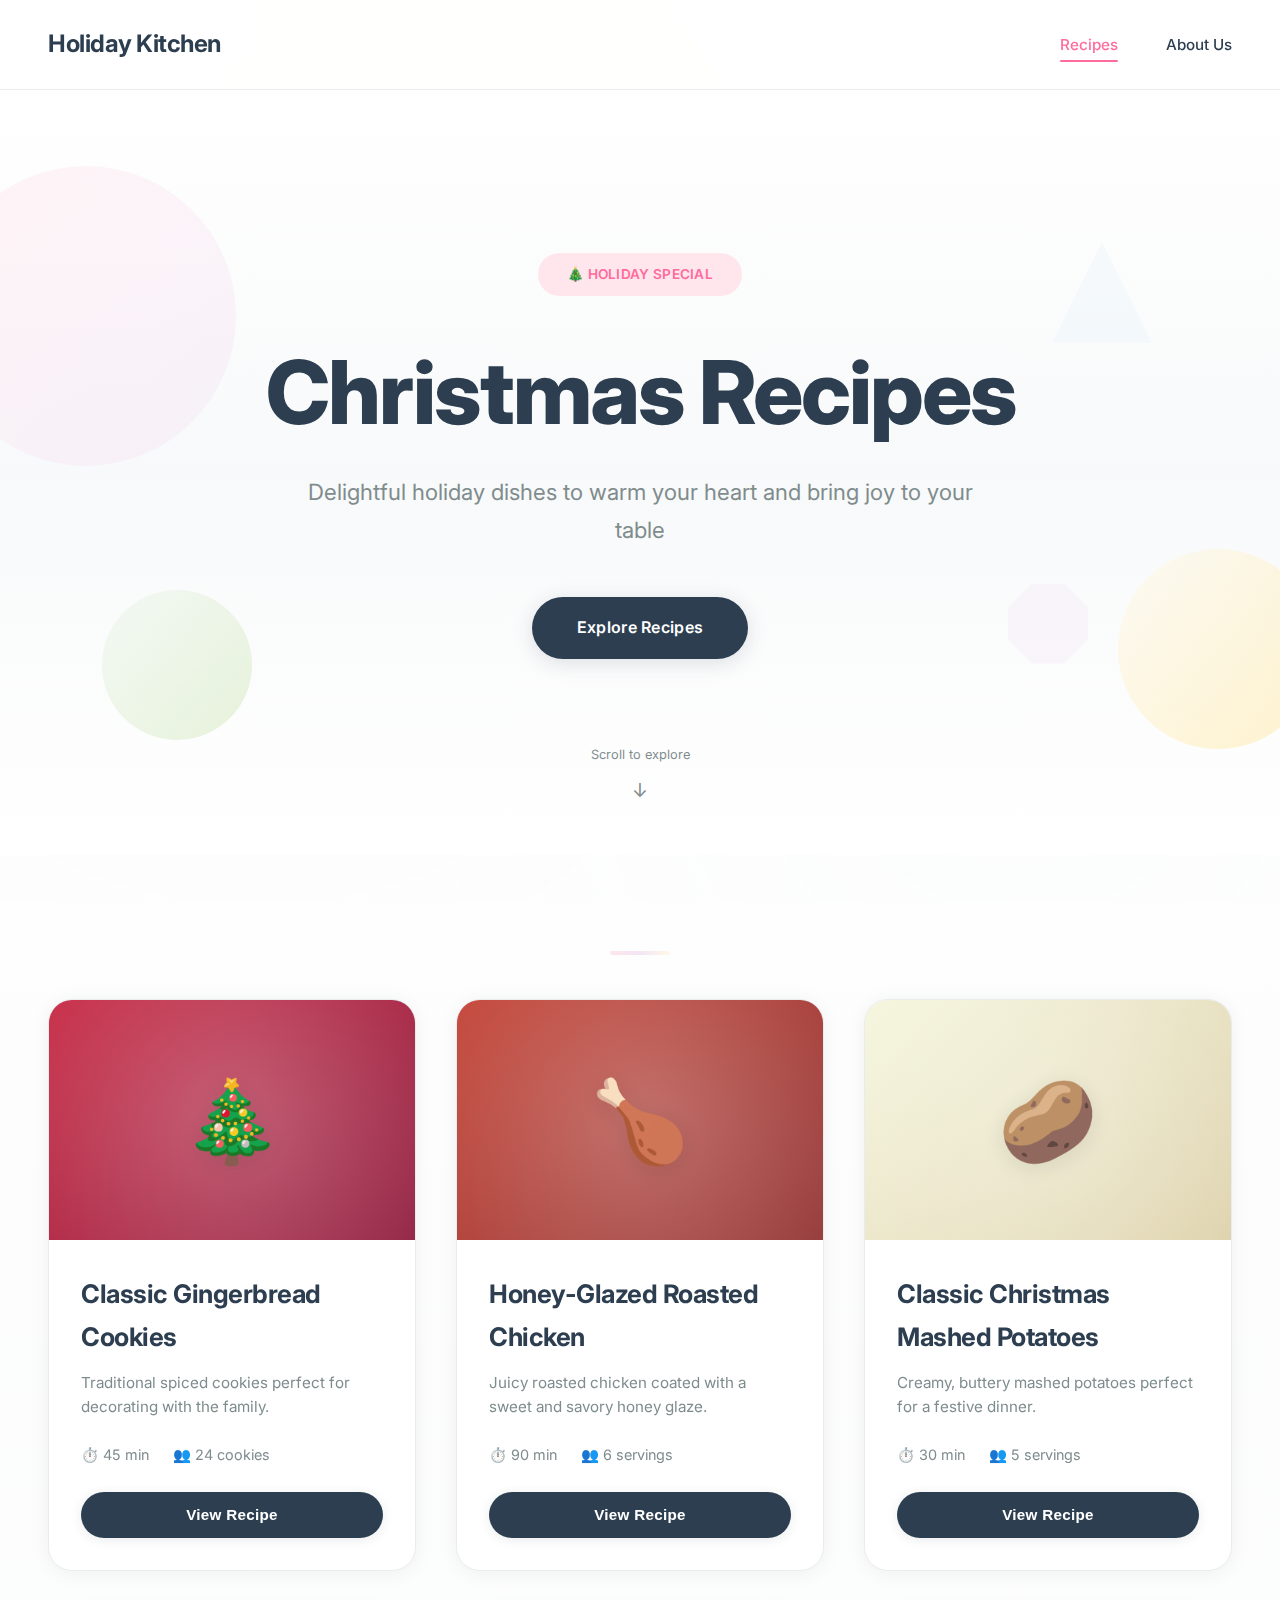
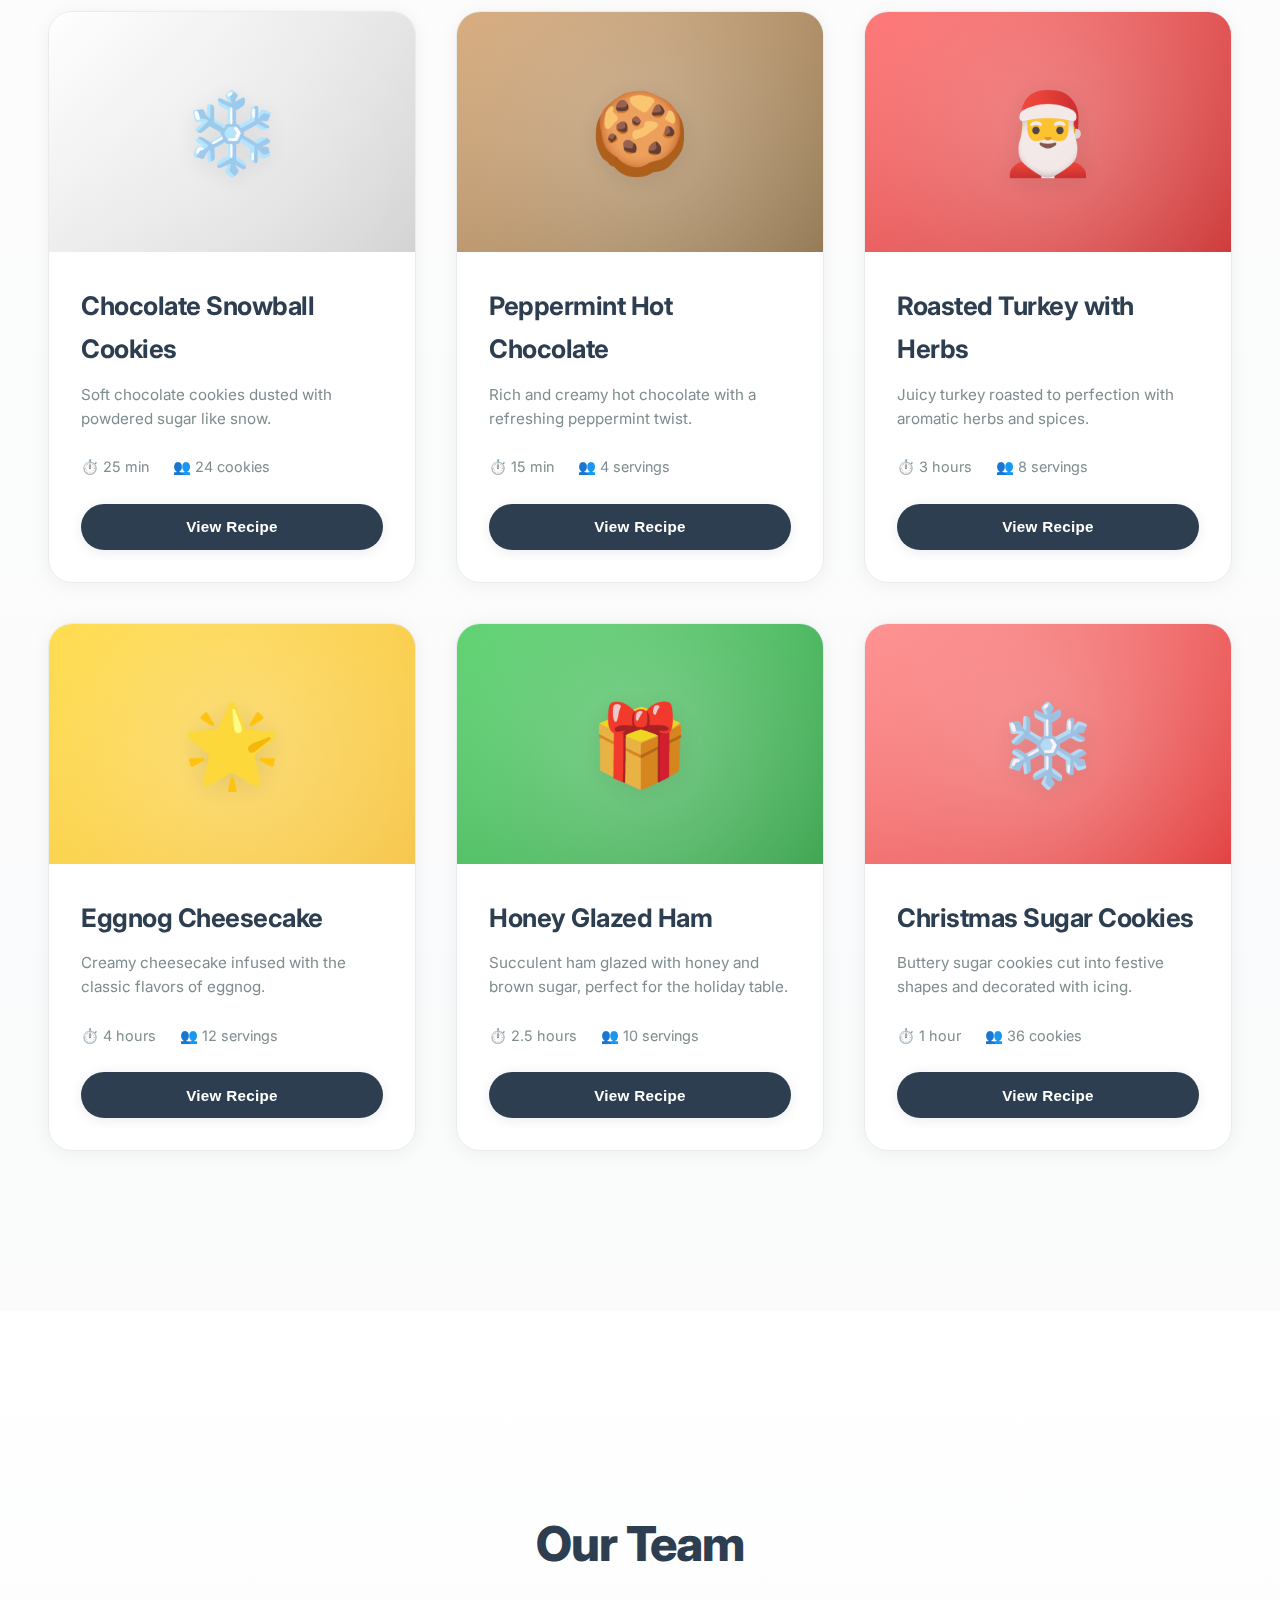
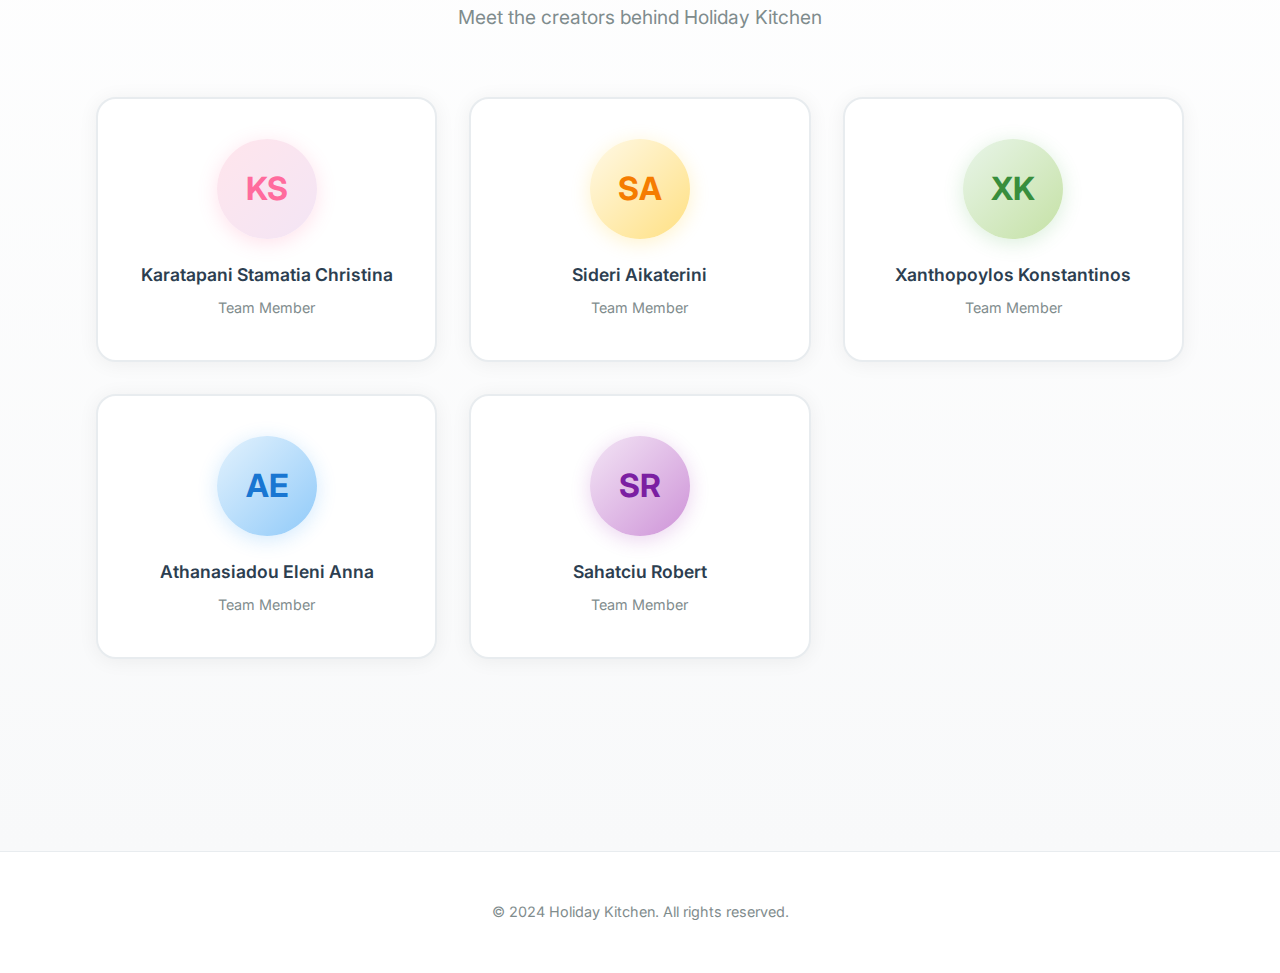
<file: WebDevProject/index.html>
<!DOCTYPE html>
<html lang="en">
<head>
    <meta charset="UTF-8">
    <meta name="viewport" content="width=device-width, initial-scale=1.0">
    <title>Christmas Recipes - Holiday Kitchen</title>
    <link rel="preconnect" href="https://fonts.googleapis.com">
    <link rel="preconnect" href="https://fonts.gstatic.com" crossorigin>
    <link href="https://fonts.googleapis.com/css2?family=Inter:wght@300;400;500;600;700;800&display=swap" rel="stylesheet">
    <link rel="stylesheet" href="styles.css">
</head>
<body>
    <nav class="navbar">
        <div class="nav-container">
            <a href="index.html" class="logo">Holiday Kitchen</a>
            <ul class="nav-menu">
                <li><a href="index.html" class="active">Recipes</a></li>
                <li><a href="about.html">About Us</a></li>
            </ul>
        </div>
    </nav>

    <header class="hero">
        <div class="hero-decorations">
            <div class="decoration-circle decoration-1"></div>
            <div class="decoration-circle decoration-2"></div>
            <div class="decoration-circle decoration-3"></div>
            <div class="decoration-shape decoration-4"></div>
            <div class="decoration-shape decoration-5"></div>
        </div>
        <div class="hero-content">
            <div class="hero-badge">🎄 Holiday Special</div>
            <h1 class="hero-title">Christmas Recipes</h1>
            <p class="hero-subtitle">Delightful holiday dishes to warm your heart and bring joy to your table</p>
            <div class="hero-cta">
                <a href="#recipes" class="cta-button">Explore Recipes</a>
            </div>
        </div>
        <div class="hero-scroll-indicator">
            <span>Scroll to explore</span>
            <div class="scroll-arrow">↓</div>
        </div>
    </header>

    <main class="container">
        <section id="recipes" class="recipes-grid">
            <article class="recipe-card">
                <div class="recipe-image" style="background: linear-gradient(135deg, #c41e3a 0%, #8b1538 100%);">
                    <span class="recipe-icon">🎄</span>
                </div>
                <div class="recipe-content">
                    <h2>Classic Gingerbread Cookies</h2>
                    <p class="recipe-description">Traditional spiced cookies perfect for decorating with the family.</p>
                    <div class="recipe-details">
                        <span class="detail-item">⏱️ 45 min</span>
                        <span class="detail-item">👥 24 cookies</span>
                    </div>
                    <button class="recipe-btn" onclick="showRecipe('gingerbread')">View Recipe</button>
                </div>
            </article>

            <article class="recipe-card">
                <div class="recipe-image" style="background: linear-gradient(135deg, #c0392b 0%, #8e2c2c 100%);">
                      <span class="recipe-icon">🍗</span>
                 </div>
                <div class="recipe-content">
                    <h2>Honey-Glazed Roasted Chicken</h2>
                    <p class="recipe-description">Juicy roasted chicken coated with a sweet and savory honey glaze.</p>
                    <div class="recipe-details">
                        <span class="detail-item">⏱️ 90 min</span>
                        <span class="detail-item">👥 6 servings</span>
                    </div>
                    <button class="recipe-btn" onclick="showRecipe('roastedchicken')">View Recipe</button>
                </div>
            </article>

            <article class="recipe-card">
                <div class="recipe-image" style="background: linear-gradient(135deg, #f5f5dc 0%, #dcd0a8 100%);">
                    <span class="recipe-icon">🥔</span>
                </div>
                <div class="recipe-content">
                    <h2>Classic Christmas Mashed Potatoes</h2>
                    <p class="recipe-description">Creamy, buttery mashed potatoes perfect for a festive dinner.</p>
                    <div class="recipe-details">
                        <span class="detail-item">⏱️ 30 min</span>
                        <span class="detail-item">👥 5 servings</span>
                    </div>
                    <button class="recipe-btn" onclick="showRecipe('mashedpotatoes')">View Recipe</button>
                </div>
            </article>

            <article class="recipe-card">
                <div class="recipe-image" style="background: linear-gradient(135deg, #ffffff 0%, #cfcfcf 100%);">
                    <span class="recipe-icon">❄️</span>
                </div>
                <div class="recipe-content">
                    <h2>Chocolate Snowball Cookies</h2>
                    <p class="recipe-description">Soft chocolate cookies dusted with powdered sugar like snow.</p>
                    <div class="recipe-details">
                        <span class="detail-item">⏱️ 25 min</span>
                        <span class="detail-item">👥 24 cookies</span>
                    </div>
                    <button class="recipe-btn" onclick="showRecipe('snowballcookies')">View Recipe</button>
                </div>
            </article>

             <article class="recipe-card">
                <div class="recipe-image" style="background: linear-gradient(135deg, #d4a574 0%, #8b6f47 100%);">
                    <span class="recipe-icon">🍪</span>
                </div>
                <div class="recipe-content">
                    <h2>Peppermint Hot Chocolate</h2>
                    <p class="recipe-description">Rich and creamy hot chocolate with a refreshing peppermint twist.</p>
                    <div class="recipe-details">
                        <span class="detail-item">⏱️ 15 min</span>
                        <span class="detail-item">👥 4 servings</span>
                    </div>
                    <button class="recipe-btn" onclick="showRecipe('hotchocolate')">View Recipe</button>
                </div>
            </article>

            <article class="recipe-card">
                <div class="recipe-image" style="background: linear-gradient(135deg, #ff6b6b 0%, #c92a2a 100%);">
                    <span class="recipe-icon">🎅</span>
                </div>
                <div class="recipe-content">
                    <h2>Roasted Turkey with Herbs</h2>
                    <p class="recipe-description">Juicy turkey roasted to perfection with aromatic herbs and spices.</p>
                    <div class="recipe-details">
                        <span class="detail-item">⏱️ 3 hours</span>
                        <span class="detail-item">👥 8 servings</span>
                    </div>
                    <button class="recipe-btn" onclick="showRecipe('turkey')">View Recipe</button>
                </div>
            </article>

            <article class="recipe-card">
                <div class="recipe-image" style="background: linear-gradient(135deg, #ffd93d 0%, #f6c23e 100%);">
                    <span class="recipe-icon">🌟</span>
                </div>
                <div class="recipe-content">
                    <h2>Eggnog Cheesecake</h2>
                    <p class="recipe-description">Creamy cheesecake infused with the classic flavors of eggnog.</p>
                    <div class="recipe-details">
                        <span class="detail-item">⏱️ 4 hours</span>
                        <span class="detail-item">👥 12 servings</span>
                    </div>
                    <button class="recipe-btn" onclick="showRecipe('cheesecake')">View Recipe</button>
                </div>
            </article>

            <article class="recipe-card">
                <div class="recipe-image" style="background: linear-gradient(135deg, #51cf66 0%, #2f9e44 100%);">
                    <span class="recipe-icon">🎁</span>
                </div>
                <div class="recipe-content">
                    <h2>Honey Glazed Ham</h2>
                    <p class="recipe-description">Succulent ham glazed with honey and brown sugar, perfect for the holiday table.</p>
                    <div class="recipe-details">
                        <span class="detail-item">⏱️ 2.5 hours</span>
                        <span class="detail-item">👥 10 servings</span>
                    </div>
                    <button class="recipe-btn" onclick="showRecipe('ham')">View Recipe</button>
                </div>
            </article>

            <article class="recipe-card">
                <div class="recipe-image" style="background: linear-gradient(135deg, #ff8787 0%, #e03131 100%);">
                    <span class="recipe-icon">❄️</span>
                </div>
                <div class="recipe-content">
                    <h2>Christmas Sugar Cookies</h2>
                    <p class="recipe-description">Buttery sugar cookies cut into festive shapes and decorated with icing.</p>
                    <div class="recipe-details">
                        <span class="detail-item">⏱️ 1 hour</span>
                        <span class="detail-item">👥 36 cookies</span>
                    </div>
                    <button class="recipe-btn" onclick="showRecipe('sugarcookies')">View Recipe</button>
                </div>
            </article>
        </section>
    </main>

    <div id="recipeModal" class="modal">
        <div class="modal-content">
            <span class="close" onclick="closeModal()">&times;</span>
            <div id="modalBody"></div>
        </div>
    </div>

    <!-- Team Section - Update href="#" with portfolio links for each team member -->
    <section class="team-section">
        <div class="container">
            <div class="team-header">
                <h2 class="section-title">Our Team</h2>
                <p class="section-subtitle">Meet the creators behind Holiday Kitchen</p>
            </div>
            <div class="team-grid">
                <a href="#" class="team-member" target="_blank">
                    <div class="team-avatar">
                        <span class="avatar-initial">KS</span>
                    </div>
                    <h3 class="team-name">Karatapani Stamatia Christina</h3>
                    <p class="team-role">Team Member</p>
                </a>
                <a href="#" class="team-member" target="_blank">
                    <div class="team-avatar">
                        <span class="avatar-initial">SA</span>
                    </div>
                    <h3 class="team-name">Sideri Aikaterini</h3>
                    <p class="team-role">Team Member</p>
                </a>
                <a href="#" class="team-member" target="_blank">
                    <div class="team-avatar">
                        <span class="avatar-initial">XK</span>
                    </div>
                    <h3 class="team-name">Xanthopoylos Konstantinos</h3>
                    <p class="team-role">Team Member</p>
                </a>
                <a href="#" class="team-member" target="_blank">
                    <div class="team-avatar">
                        <span class="avatar-initial">AE</span>
                    </div>
                    <h3 class="team-name">Athanasiadou Eleni Anna</h3>
                    <p class="team-role">Team Member</p>
                </a>
                <a href="#" class="team-member" target="_blank">
                    <div class="team-avatar">
                        <span class="avatar-initial">SR</span>
                    </div>
                    <h3 class="team-name">Sahatciu Robert</h3>
                    <p class="team-role">Team Member</p>
                </a>
            </div>
        </div>
    </section>

    <footer class="footer">
        <p>&copy; 2024 Holiday Kitchen. All rights reserved.</p>
    </footer>

    <script src="script.js"></script>
</body>
</html>
</file>
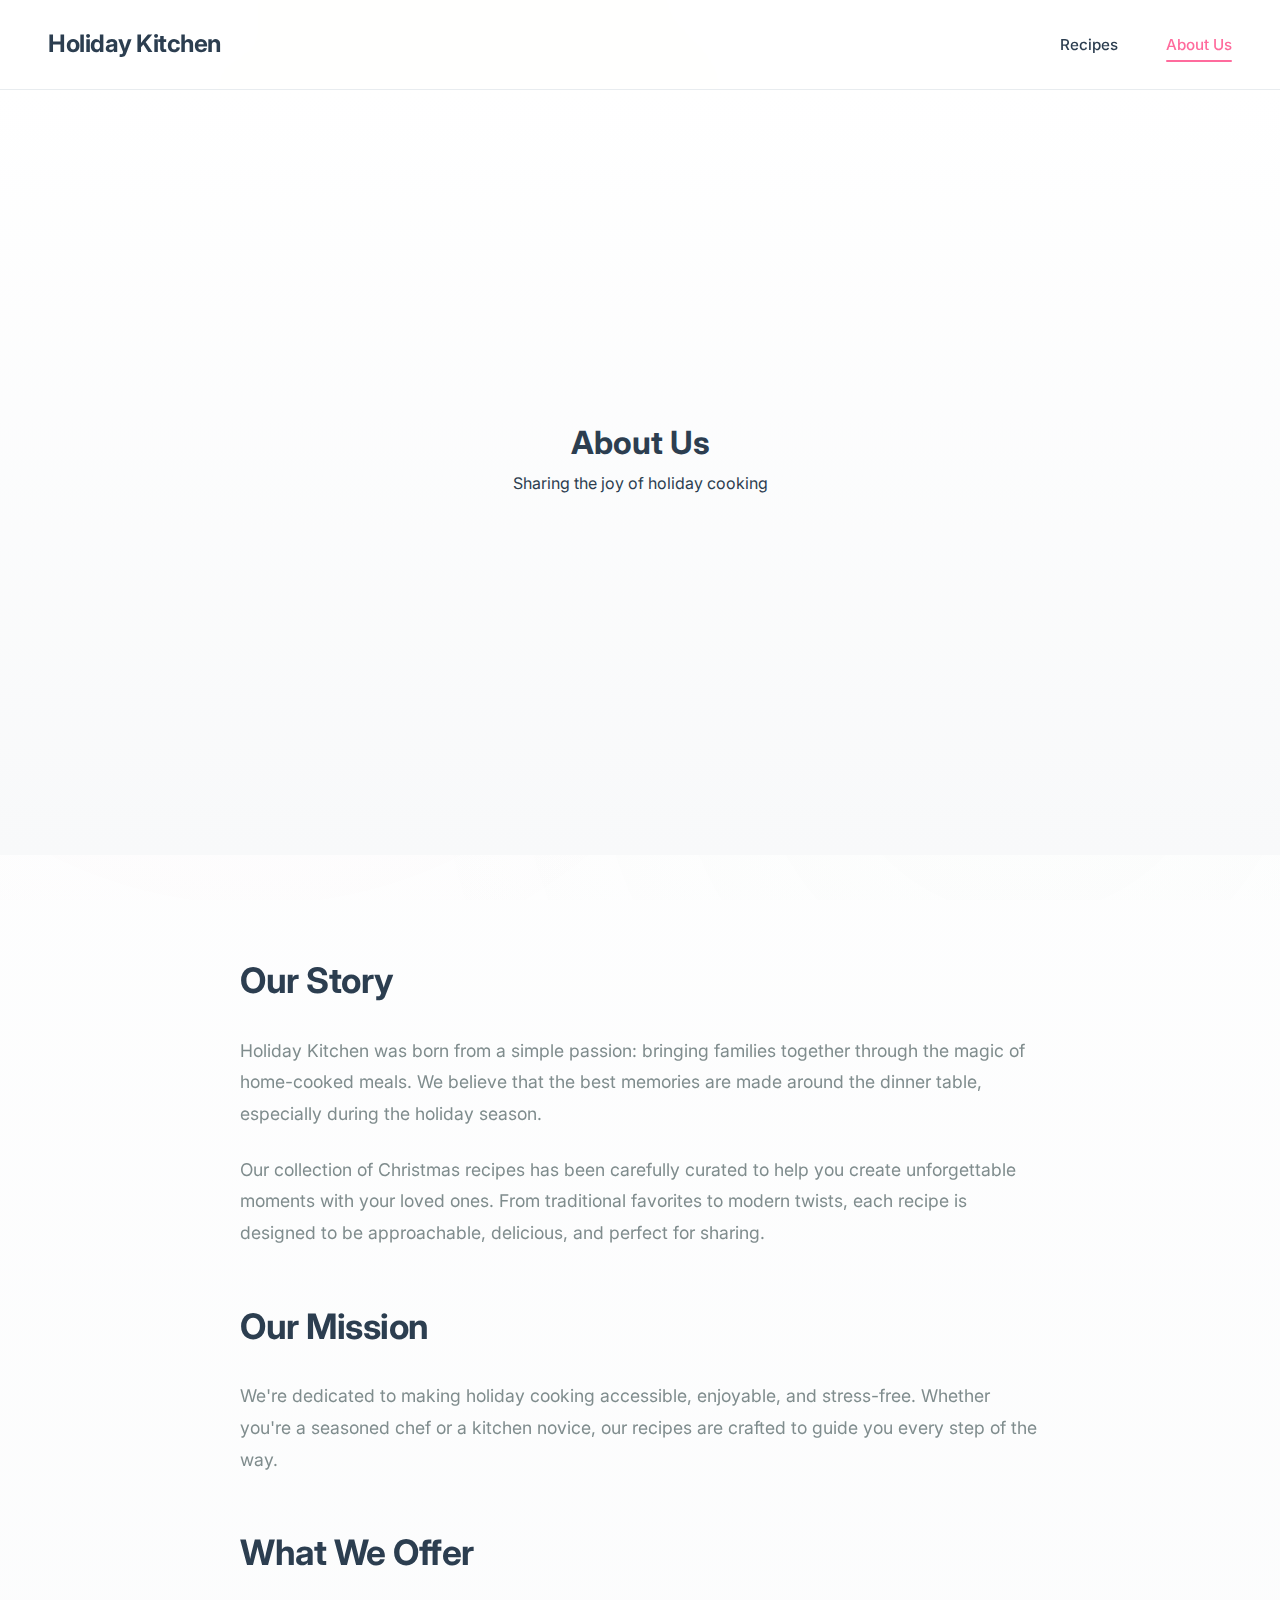
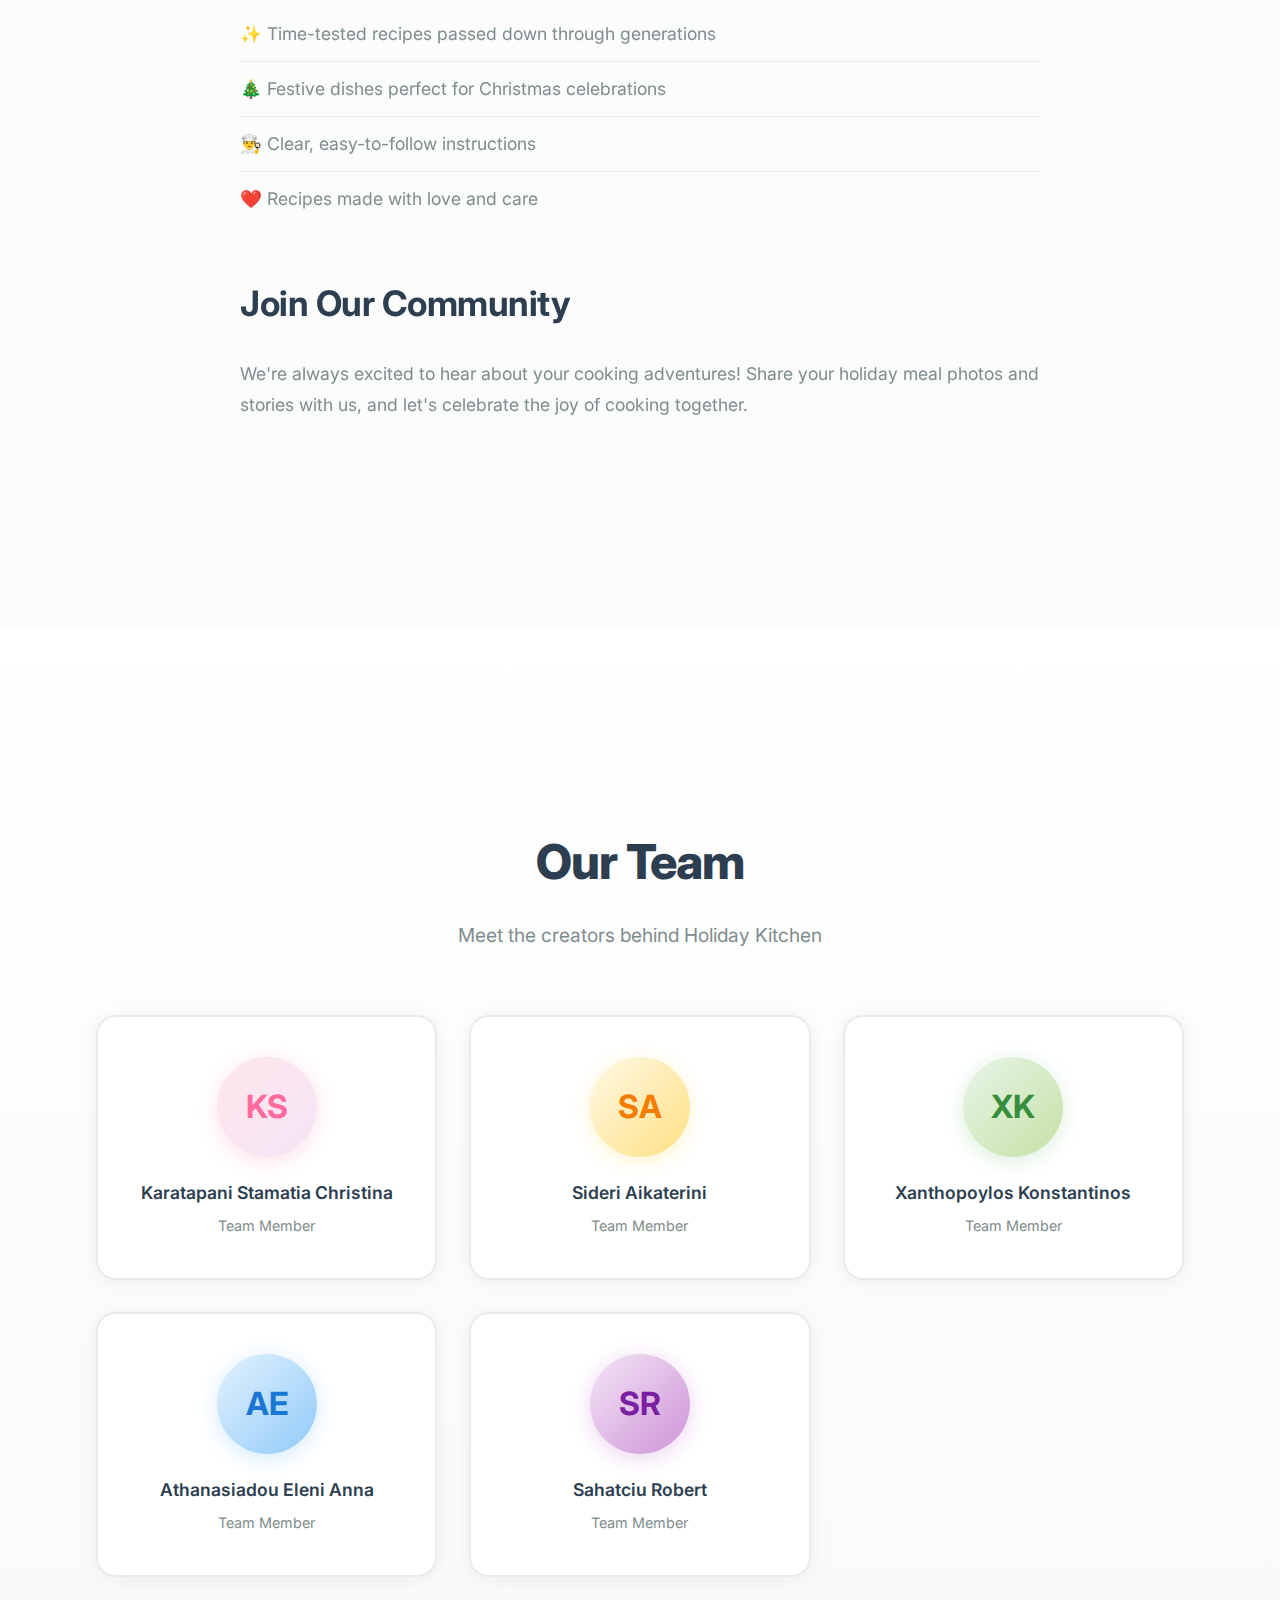
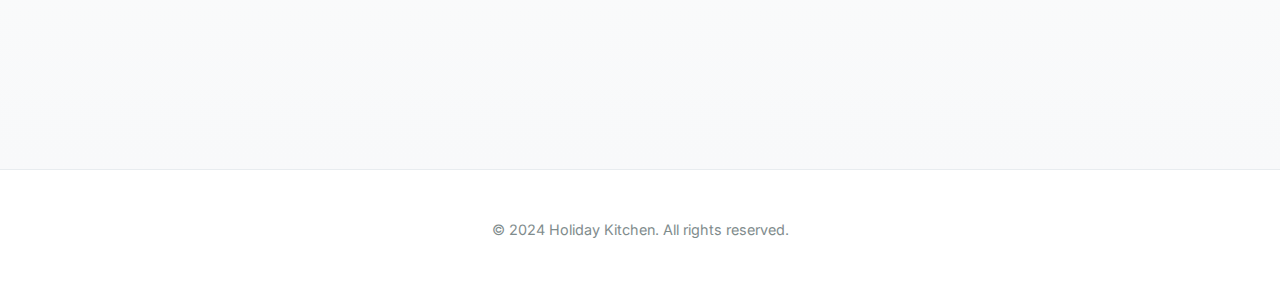
<file: WebDevProject/about.html>
<!DOCTYPE html>
<html lang="en">
<head>
    <meta charset="UTF-8">
    <meta name="viewport" content="width=device-width, initial-scale=1.0">
    <title>About Us - Holiday Kitchen</title>
    <link rel="preconnect" href="https://fonts.googleapis.com">
    <link rel="preconnect" href="https://fonts.gstatic.com" crossorigin>
    <link href="https://fonts.googleapis.com/css2?family=Inter:wght@300;400;500;600;700;800&display=swap" rel="stylesheet">
    <link rel="stylesheet" href="styles.css">
</head>
<body>
    <nav class="navbar">
        <div class="nav-container">
            <a href="index.html" class="logo">Holiday Kitchen</a>
            <ul class="nav-menu">
                <li><a href="index.html">Recipes</a></li>
                <li><a href="about.html" class="active">About Us</a></li>
            </ul>
        </div>
    </nav>

    <header class="hero about-hero">
        <div class="hero-content">
            <h1>About Us</h1>
            <p>Sharing the joy of holiday cooking</p>
        </div>
    </header>

    <main class="container">
        <section class="about-section">
            <div class="about-content">
                <h2>Our Story</h2>
                <p>
                    Holiday Kitchen was born from a simple passion: bringing families together through the magic of home-cooked meals. 
                    We believe that the best memories are made around the dinner table, especially during the holiday season.
                </p>
                <p>
                    Our collection of Christmas recipes has been carefully curated to help you create unforgettable moments with your 
                    loved ones. From traditional favorites to modern twists, each recipe is designed to be approachable, delicious, 
                    and perfect for sharing.
                </p>
            </div>

            <div class="about-content">
                <h2>Our Mission</h2>
                <p>
                    We're dedicated to making holiday cooking accessible, enjoyable, and stress-free. Whether you're a seasoned chef 
                    or a kitchen novice, our recipes are crafted to guide you every step of the way.
                </p>
            </div>

            <div class="about-content">
                <h2>What We Offer</h2>
                <ul class="features-list">
                    <li>✨ Time-tested recipes passed down through generations</li>
                    <li>🎄 Festive dishes perfect for Christmas celebrations</li>
                    <li>👨‍🍳 Clear, easy-to-follow instructions</li>
                    <li>❤️ Recipes made with love and care</li>
                </ul>
            </div>

            <div class="about-content">
                <h2>Join Our Community</h2>
                <p>
                    We're always excited to hear about your cooking adventures! Share your holiday meal photos and stories with us, 
                    and let's celebrate the joy of cooking together.
                </p>
            </div>
        </section>
    </main>

    <section class="team-section">
        <div class="container">
            <div class="team-header">
                <h2 class="section-title">Our Team</h2>
                <p class="section-subtitle">Meet the creators behind Holiday Kitchen</p>
            </div>
            <div class="team-grid">
                <a href="#" class="team-member" target="_blank">
                    <div class="team-avatar">
                        <span class="avatar-initial">KS</span>
                    </div>
                    <h3 class="team-name">Karatapani Stamatia Christina</h3>
                    <p class="team-role">Team Member</p>
                </a>
                <a href="#" class="team-member" target="_blank">
                    <div class="team-avatar">
                        <span class="avatar-initial">SA</span>
                    </div>
                    <h3 class="team-name">Sideri Aikaterini</h3>
                    <p class="team-role">Team Member</p>
                </a>
                <a href="#" class="team-member" target="_blank">
                    <div class="team-avatar">
                        <span class="avatar-initial">XK</span>
                    </div>
                    <h3 class="team-name">Xanthopoylos Konstantinos</h3>
                    <p class="team-role">Team Member</p>
                </a>
                <a href="#" class="team-member" target="_blank">
                    <div class="team-avatar">
                        <span class="avatar-initial">AE</span>
                    </div>
                    <h3 class="team-name">Athanasiadou Eleni Anna</h3>
                    <p class="team-role">Team Member</p>
                </a>
                <a href="#" class="team-member" target="_blank">
                    <div class="team-avatar">
                        <span class="avatar-initial">SR</span>
                    </div>
                    <h3 class="team-name">Sahatciu Robert</h3>
                    <p class="team-role">Team Member</p>
                </a>
            </div>
        </div>
    </section>

    <footer class="footer">
        <p>&copy; 2024 Holiday Kitchen. All rights reserved.</p>
    </footer>

    <script src="script.js"></script>
</body>
</html>
</file>
<file: WebDevProject/styles.css>
* {
    margin: 0;
    padding: 0;
    box-sizing: border-box;
}

:root {
    --primary-color: #FF6B9D;
    --secondary-color: #C8E6C9;
    --accent-color: #FFD93D;
    --text-color: #2C3E50;
    --text-light: #7F8C8D;
    --light-bg: #F8F9FA;
    --white: #ffffff;
    --border-color: #E8ECEF;
    --shadow: 0 2px 20px rgba(0, 0, 0, 0.06);
    --shadow-hover: 0 8px 40px rgba(0, 0, 0, 0.12);
    --pastel-pink: #FFE5EC;
    --pastel-green: #E8F5E9;
    --pastel-yellow: #FFF9E6;
    --pastel-blue: #E3F2FD;
    --pastel-purple: #F3E5F5;
    --bg-gradient: linear-gradient(180deg, #FFFFFF 0%, #F8F9FA 100%);
}

body {
    font-family: 'Inter', -apple-system, BlinkMacSystemFont, 'Segoe UI', Roboto, 'Helvetica Neue', Arial, sans-serif;
    line-height: 1.7;
    color: var(--text-color);
    background: var(--bg-gradient);
    -webkit-font-smoothing: antialiased;
    -moz-osx-font-smoothing: grayscale;
    position: relative;
}

body::before {
    content: '';
    position: fixed;
    top: 0;
    left: 0;
    width: 100%;
    height: 100%;
    background-image: 
        radial-gradient(circle at 20% 50%, rgba(255, 107, 157, 0.03) 0%, transparent 50%),
        radial-gradient(circle at 80% 80%, rgba(200, 230, 201, 0.03) 0%, transparent 50%),
        radial-gradient(circle at 40% 20%, rgba(255, 217, 61, 0.03) 0%, transparent 50%);
    pointer-events: none;
    z-index: 0;
}

body > * {
    position: relative;
    z-index: 1;
}

/* Navigation */
.navbar {
    background-color: rgba(255, 255, 255, 0.8);
    backdrop-filter: blur(20px);
    -webkit-backdrop-filter: blur(20px);
    position: sticky;
    top: 0;
    z-index: 1000;
    padding: 1.5rem 0;
    border-bottom: 1px solid var(--border-color);
}

.nav-container {
    max-width: 1400px;
    margin: 0 auto;
    padding: 0 3rem;
    display: flex;
    justify-content: space-between;
    align-items: center;
}

.logo {
    font-family: 'Inter', sans-serif;
    font-size: 1.5rem;
    font-weight: 700;
    color: var(--text-color);
    text-decoration: none;
    transition: color 0.3s ease;
    letter-spacing: -0.5px;
}

.logo:hover {
    color: var(--primary-color);
}

.nav-menu {
    display: flex;
    list-style: none;
    gap: 3rem;
}

.nav-menu a {
    text-decoration: none;
    color: var(--text-color);
    font-weight: 500;
    font-size: 0.95rem;
    transition: color 0.3s ease;
    position: relative;
}

.nav-menu a:hover,
.nav-menu a.active {
    color: var(--primary-color);
}

.nav-menu a.active::after {
    content: '';
    position: absolute;
    bottom: -8px;
    left: 0;
    width: 100%;
    height: 2px;
    background-color: var(--primary-color);
    border-radius: 2px;
}

/* Hero Section */
.hero {
    position: relative;
    background: linear-gradient(180deg, #FFFFFF 0%, #F8F9FA 50%, #FFFFFF 100%);
    color: var(--text-color);
    padding: 8rem 3rem 10rem;
    text-align: center;
    min-height: 85vh;
    display: flex;
    flex-direction: column;
    justify-content: center;
    align-items: center;
    overflow: hidden;
}

.hero-decorations {
    position: absolute;
    top: 0;
    left: 0;
    width: 100%;
    height: 100%;
    overflow: hidden;
    z-index: 1;
    pointer-events: none;
}

.decoration-circle {
    position: absolute;
    border-radius: 50%;
    background: linear-gradient(135deg, var(--pastel-pink), var(--pastel-purple));
    opacity: 0.4;
    animation: float 20s ease-in-out infinite;
}

.decoration-circle.decoration-1 {
    width: 300px;
    height: 300px;
    top: 10%;
    left: -5%;
    animation-delay: 0s;
}

.decoration-circle.decoration-2 {
    width: 200px;
    height: 200px;
    top: 60%;
    right: -3%;
    background: linear-gradient(135deg, var(--pastel-yellow), #FFE082);
    animation-delay: 2s;
}

.decoration-circle.decoration-3 {
    width: 150px;
    height: 150px;
    bottom: 15%;
    left: 8%;
    background: linear-gradient(135deg, var(--pastel-green), #C5E1A5);
    animation-delay: 4s;
}

.decoration-shape {
    position: absolute;
    opacity: 0.3;
    animation: float 25s ease-in-out infinite;
}

.decoration-shape.decoration-4 {
    width: 100px;
    height: 100px;
    top: 20%;
    right: 10%;
    background: var(--pastel-blue);
    clip-path: polygon(50% 0%, 0% 100%, 100% 100%);
    animation-delay: 1s;
}

.decoration-shape.decoration-5 {
    width: 80px;
    height: 80px;
    bottom: 25%;
    right: 15%;
    background: var(--pastel-purple);
    clip-path: polygon(30% 0%, 70% 0%, 100% 30%, 100% 70%, 70% 100%, 30% 100%, 0% 70%, 0% 30%);
    animation-delay: 3s;
}

@keyframes float {
    0%, 100% {
        transform: translate(0, 0) rotate(0deg);
    }
    33% {
        transform: translate(30px, -30px) rotate(120deg);
    }
    66% {
        transform: translate(-20px, 20px) rotate(240deg);
    }
}

.hero-content {
    position: relative;
    z-index: 2;
    max-width: 900px;
    animation: fadeInUp 0.8s ease-out;
}

@keyframes fadeInUp {
    from {
        opacity: 0;
        transform: translateY(30px);
    }
    to {
        opacity: 1;
        transform: translateY(0);
    }
}

.hero-badge {
    display: inline-block;
    background: var(--pastel-pink);
    padding: 0.6rem 1.8rem;
    border-radius: 100px;
    font-size: 0.85rem;
    font-weight: 600;
    margin-bottom: 2.5rem;
    color: var(--primary-color);
    letter-spacing: 0.3px;
    text-transform: uppercase;
    position: relative;
    overflow: hidden;
}

.hero-badge::before {
    content: '';
    position: absolute;
    top: 0;
    left: -100%;
    width: 100%;
    height: 100%;
    background: linear-gradient(90deg, transparent, rgba(255, 255, 255, 0.4), transparent);
    animation: shine 3s infinite;
}

@keyframes shine {
    0% {
        left: -100%;
    }
    100% {
        left: 100%;
    }
}

.hero-title {
    font-family: 'Inter', sans-serif;
    font-size: 5.5rem;
    margin-bottom: 2rem;
    font-weight: 800;
    line-height: 1.1;
    letter-spacing: -2px;
    color: var(--text-color);
}

.hero-subtitle {
    font-size: 1.4rem;
    color: var(--text-light);
    margin-bottom: 3rem;
    font-weight: 400;
    line-height: 1.7;
    max-width: 700px;
    margin-left: auto;
    margin-right: auto;
}

.hero-cta {
    margin-top: 2rem;
}

.cta-button {
    display: inline-block;
    background: var(--text-color);
    color: var(--white);
    padding: 1.1rem 2.8rem;
    border-radius: 100px;
    text-decoration: none;
    font-weight: 600;
    font-size: 1rem;
    transition: all 0.3s ease;
    box-shadow: 0 4px 20px rgba(44, 62, 80, 0.15);
    letter-spacing: 0.3px;
}

.cta-button:hover {
    background: var(--primary-color);
    transform: translateY(-3px);
    box-shadow: 0 8px 30px rgba(255, 107, 157, 0.3);
}

.hero-scroll-indicator {
    position: absolute;
    bottom: 3rem;
    left: 50%;
    transform: translateX(-50%);
    z-index: 2;
    text-align: center;
    color: var(--text-light);
    font-size: 0.8rem;
    animation: bounce 2s infinite;
}

.scroll-arrow {
    font-size: 1.2rem;
    margin-top: 0.5rem;
    color: var(--text-light);
}

@keyframes bounce {
    0%, 20%, 50%, 80%, 100% {
        transform: translateX(-50%) translateY(0);
    }
    40% {
        transform: translateX(-50%) translateY(-10px);
    }
    60% {
        transform: translateX(-50%) translateY(-5px);
    }
}

.about-hero {
    background: linear-gradient(180deg, #FFFFFF 0%, #F8F9FA 100%);
}

/* Container */
.container {
    max-width: 1400px;
    margin: 0 auto;
    padding: 6rem 3rem;
    position: relative;
}

/* Recipes Grid */
.recipes-grid {
    display: grid;
    grid-template-columns: repeat(auto-fill, minmax(360px, 1fr));
    gap: 2.5rem;
    margin-top: 3rem;
    position: relative;
}

.recipes-grid::before {
    content: '';
    position: absolute;
    top: -3rem;
    left: 50%;
    transform: translateX(-50%);
    width: 60px;
    height: 4px;
    background: linear-gradient(90deg, var(--pastel-pink), var(--pastel-purple), var(--pastel-yellow));
    border-radius: 2px;
}

/* Recipe Card */
.recipe-card {
    background: var(--white);
    border-radius: 24px;
    overflow: hidden;
    box-shadow: var(--shadow);
    transition: all 0.4s cubic-bezier(0.4, 0, 0.2, 1);
    display: flex;
    flex-direction: column;
    border: 1px solid var(--border-color);
    position: relative;
}

.recipe-card::before {
    content: '';
    position: absolute;
    top: -2px;
    left: -2px;
    right: -2px;
    bottom: -2px;
    border-radius: 26px;
    background: linear-gradient(135deg, var(--pastel-pink), var(--pastel-purple), var(--pastel-yellow));
    opacity: 0;
    transition: opacity 0.3s ease;
    z-index: -1;
}

.recipe-card:hover::before {
    opacity: 0.6;
}

.recipe-card:hover {
    transform: translateY(-8px);
    box-shadow: var(--shadow-hover);
    border-color: transparent;
}

.recipe-image {
    height: 240px;
    display: flex;
    align-items: center;
    justify-content: center;
    position: relative;
    background: linear-gradient(135deg, var(--pastel-pink) 0%, var(--pastel-purple) 100%);
    transition: transform 0.4s ease;
    overflow: hidden;
}

.recipe-image::before {
    content: '';
    position: absolute;
    top: -50%;
    left: -50%;
    width: 200%;
    height: 200%;
    background: radial-gradient(circle, rgba(255, 255, 255, 0.3) 0%, transparent 70%);
    animation: shimmer 3s ease-in-out infinite;
}

@keyframes shimmer {
    0%, 100% {
        transform: translate(-50%, -50%) rotate(0deg);
    }
    50% {
        transform: translate(-50%, -50%) rotate(180deg);
    }
}

.recipe-card:hover .recipe-image {
    transform: scale(1.05);
}

.recipe-card:nth-child(1) .recipe-image {
    background: linear-gradient(135deg, var(--pastel-pink) 0%, var(--pastel-purple) 100%);
}

.recipe-card:nth-child(2) .recipe-image {
    background: linear-gradient(135deg, var(--pastel-yellow) 0%, #FFE082 100%);
}

.recipe-card:nth-child(3) .recipe-image {
    background: linear-gradient(135deg, var(--pastel-pink) 0%, #FFB3BA 100%);
}

.recipe-card:nth-child(4) .recipe-image {
    background: linear-gradient(135deg, var(--pastel-yellow) 0%, #FFF59D 100%);
}

.recipe-card:nth-child(5) .recipe-image {
    background: linear-gradient(135deg, var(--pastel-green) 0%, #C5E1A5 100%);
}

.recipe-card:nth-child(6) .recipe-image {
    background: linear-gradient(135deg, #FFCCBC 0%, #FFAB91 100%);
}

.recipe-icon {
    font-size: 5rem;
    opacity: 0.9;
    filter: drop-shadow(0 4px 12px rgba(0, 0, 0, 0.1));
}

.recipe-content {
    padding: 2rem;
    display: flex;
    flex-direction: column;
    flex-grow: 1;
}

.recipe-content h2 {
    font-family: 'Inter', sans-serif;
    font-size: 1.6rem;
    margin-bottom: 0.75rem;
    color: var(--text-color);
    font-weight: 700;
    letter-spacing: -0.5px;
}

.recipe-description {
    color: var(--text-light);
    margin-bottom: 1.5rem;
    flex-grow: 1;
    line-height: 1.6;
    font-size: 0.95rem;
}

.recipe-details {
    display: flex;
    gap: 1.5rem;
    margin-bottom: 1.5rem;
    font-size: 0.9rem;
    color: var(--text-light);
}

.detail-item {
    display: flex;
    align-items: center;
    gap: 0.4rem;
}

.recipe-btn {
    background: var(--text-color);
    color: var(--white);
    border: none;
    padding: 0.9rem 1.8rem;
    border-radius: 100px;
    font-size: 0.95rem;
    font-weight: 600;
    cursor: pointer;
    transition: all 0.3s ease;
    width: 100%;
    box-shadow: 0 2px 12px rgba(44, 62, 80, 0.1);
    letter-spacing: 0.3px;
}

.recipe-btn:hover {
    background: var(--primary-color);
    transform: translateY(-2px);
    box-shadow: 0 6px 20px rgba(255, 107, 157, 0.25);
}

.recipe-btn:active {
    transform: scale(0.98);
}

/* About Section */
.about-section {
    max-width: 800px;
    margin: 0 auto;
}

.about-content {
    margin-bottom: 3rem;
}

.about-content h2 {
    font-family: 'Inter', sans-serif;
    font-size: 2.2rem;
    color: var(--text-color);
    margin-bottom: 1.5rem;
    font-weight: 700;
    letter-spacing: -0.5px;
}

.about-content p {
    font-size: 1.1rem;
    line-height: 1.8;
    color: var(--text-light);
    margin-bottom: 1.5rem;
}

.features-list {
    list-style: none;
    padding-left: 0;
}

.features-list li {
    padding: 0.75rem 0;
    font-size: 1.1rem;
    color: var(--text-light);
    border-bottom: 1px solid var(--border-color);
}

.features-list li:last-child {
    border-bottom: none;
}

/* Modal */
.modal {
    display: none;
    position: fixed;
    z-index: 2000;
    left: 0;
    top: 0;
    width: 100%;
    height: 100%;
    background-color: rgba(0, 0, 0, 0.5);
    animation: fadeIn 0.3s ease;
}

.modal-content {
    background-color: var(--white);
    margin: 5% auto;
    padding: 2.5rem;
    border-radius: 24px;
    max-width: 650px;
    width: 90%;
    max-height: 80vh;
    overflow-y: auto;
    position: relative;
    animation: slideDown 0.3s ease;
    box-shadow: 0 20px 60px rgba(0, 0, 0, 0.15);
    border: 1px solid var(--border-color);
}

@keyframes fadeIn {
    from { opacity: 0; }
    to { opacity: 1; }
}

@keyframes slideDown {
    from {
        transform: translateY(-50px);
        opacity: 0;
    }
    to {
        transform: translateY(0);
        opacity: 1;
    }
}

.close {
    color: var(--text-light);
    float: right;
    font-size: 2rem;
    font-weight: 300;
    cursor: pointer;
    line-height: 1;
    transition: all 0.3s ease;
    width: 32px;
    height: 32px;
    display: flex;
    align-items: center;
    justify-content: center;
    border-radius: 50%;
}

.close:hover {
    color: var(--primary-color);
    background: var(--pastel-pink);
}

#modalBody {
    margin-top: 1rem;
}

#modalBody h3 {
    font-family: 'Inter', sans-serif;
    color: var(--text-color);
    margin-bottom: 1rem;
    font-size: 1.75rem;
    font-weight: 700;
    letter-spacing: -0.5px;
}

#modalBody h4 {
    color: var(--primary-color);
    margin-top: 1.5rem;
    margin-bottom: 0.75rem;
    font-size: 1.25rem;
    font-weight: 600;
}

#modalBody ul {
    margin-left: 1.5rem;
    margin-bottom: 1rem;
}

#modalBody li {
    margin-bottom: 0.5rem;
    line-height: 1.6;
}

#modalBody p {
    line-height: 1.8;
    color: #555;
}

/* Team Section */
.team-section {
    background: linear-gradient(180deg, #FFFFFF 0%, #F8F9FA 100%);
    padding: 6rem 0;
    margin-top: 4rem;
}

.team-header {
    text-align: center;
    margin-bottom: 4rem;
}

.section-title {
    font-family: 'Inter', sans-serif;
    font-size: 3rem;
    font-weight: 800;
    color: var(--text-color);
    margin-bottom: 1rem;
    letter-spacing: -1px;
}

.section-subtitle {
    font-size: 1.2rem;
    color: var(--text-light);
    font-weight: 400;
}

.team-grid {
    display: grid;
    grid-template-columns: repeat(auto-fit, minmax(250px, 1fr));
    gap: 2rem;
    max-width: 1200px;
    margin: 0 auto;
    padding: 0 3rem;
}

.team-member {
    background: var(--white);
    border-radius: 20px;
    padding: 2.5rem 2rem;
    text-align: center;
    text-decoration: none;
    color: inherit;
    transition: all 0.3s ease;
    border: 2px solid var(--border-color);
    box-shadow: var(--shadow);
    display: flex;
    flex-direction: column;
    align-items: center;
}

.team-member:hover {
    transform: translateY(-8px);
    box-shadow: var(--shadow-hover);
    border-color: var(--primary-color);
}

.team-avatar {
    width: 100px;
    height: 100px;
    border-radius: 50%;
    background: linear-gradient(135deg, var(--pastel-pink) 0%, var(--pastel-purple) 100%);
    display: flex;
    align-items: center;
    justify-content: center;
    margin-bottom: 1.5rem;
    font-size: 2rem;
    font-weight: 700;
    color: var(--primary-color);
    box-shadow: 0 4px 20px rgba(255, 107, 157, 0.2);
    transition: transform 0.3s ease;
}

.team-member:nth-child(2) .team-avatar {
    background: linear-gradient(135deg, var(--pastel-yellow) 0%, #FFE082 100%);
    color: #F57C00;
    box-shadow: 0 4px 20px rgba(255, 193, 7, 0.2);
}

.team-member:nth-child(3) .team-avatar {
    background: linear-gradient(135deg, var(--pastel-green) 0%, #C5E1A5 100%);
    color: #388E3C;
    box-shadow: 0 4px 20px rgba(76, 175, 80, 0.2);
}

.team-member:nth-child(4) .team-avatar {
    background: linear-gradient(135deg, var(--pastel-blue) 0%, #90CAF9 100%);
    color: #1976D2;
    box-shadow: 0 4px 20px rgba(33, 150, 243, 0.2);
}

.team-member:nth-child(5) .team-avatar {
    background: linear-gradient(135deg, var(--pastel-purple) 0%, #CE93D8 100%);
    color: #7B1FA2;
    box-shadow: 0 4px 20px rgba(156, 39, 176, 0.2);
}

.team-member:hover .team-avatar {
    transform: scale(1.1) rotate(5deg);
}

.avatar-initial {
    font-size: 2rem;
    font-weight: 700;
}

.team-name {
    font-family: 'Inter', sans-serif;
    font-size: 1.1rem;
    font-weight: 600;
    color: var(--text-color);
    margin-bottom: 0.5rem;
    line-height: 1.4;
}

.team-role {
    font-size: 0.9rem;
    color: var(--text-light);
    font-weight: 400;
}

/* Footer */
.footer {
    background: var(--white);
    color: var(--text-light);
    text-align: center;
    padding: 3rem 2rem;
    margin-top: 0;
    border-top: 1px solid var(--border-color);
    font-size: 0.9rem;
}

/* Responsive Design */
@media (max-width: 768px) {
    .hero {
        padding: 6rem 2rem 6rem;
        min-height: 75vh;
    }

    .hero-title {
        font-size: 3rem;
    }

    .hero-subtitle {
        font-size: 1.15rem;
    }

    .hero-badge {
        font-size: 0.75rem;
        padding: 0.5rem 1.5rem;
    }

    .cta-button {
        padding: 1rem 2.2rem;
        font-size: 0.95rem;
    }

    .recipes-grid {
        grid-template-columns: 1fr;
        gap: 2rem;
    }

    .team-grid {
        grid-template-columns: repeat(auto-fit, minmax(200px, 1fr));
        gap: 1.5rem;
        padding: 0 2rem;
    }

    .section-title {
        font-size: 2.2rem;
    }

    .nav-container {
        padding: 0 2rem;
    }

    .nav-menu {
        gap: 2rem;
    }

    .container {
        padding: 4rem 2rem;
    }

    .modal-content {
        margin: 10% auto;
        padding: 2rem;
    }

    .nav-container {
        flex-direction: row;
    }
}

@media (max-width: 480px) {
    .hero {
        padding: 5rem 1.5rem 5rem;
        min-height: 70vh;
    }

    .hero-title {
        font-size: 2.5rem;
    }

    .hero-subtitle {
        font-size: 1rem;
    }

    .recipe-content {
        padding: 1.5rem;
    }

    .about-content h2 {
        font-size: 1.5rem;
    }

    .nav-container {
        padding: 0 1.5rem;
    }

    .nav-menu {
        gap: 1.5rem;
    }

    .recipes-grid {
        grid-template-columns: 1fr;
    }

    .team-grid {
        grid-template-columns: 1fr;
        padding: 0 1.5rem;
    }

    .section-title {
        font-size: 1.8rem;
    }

    .team-section {
        padding: 4rem 0;
    }
}
</file>
